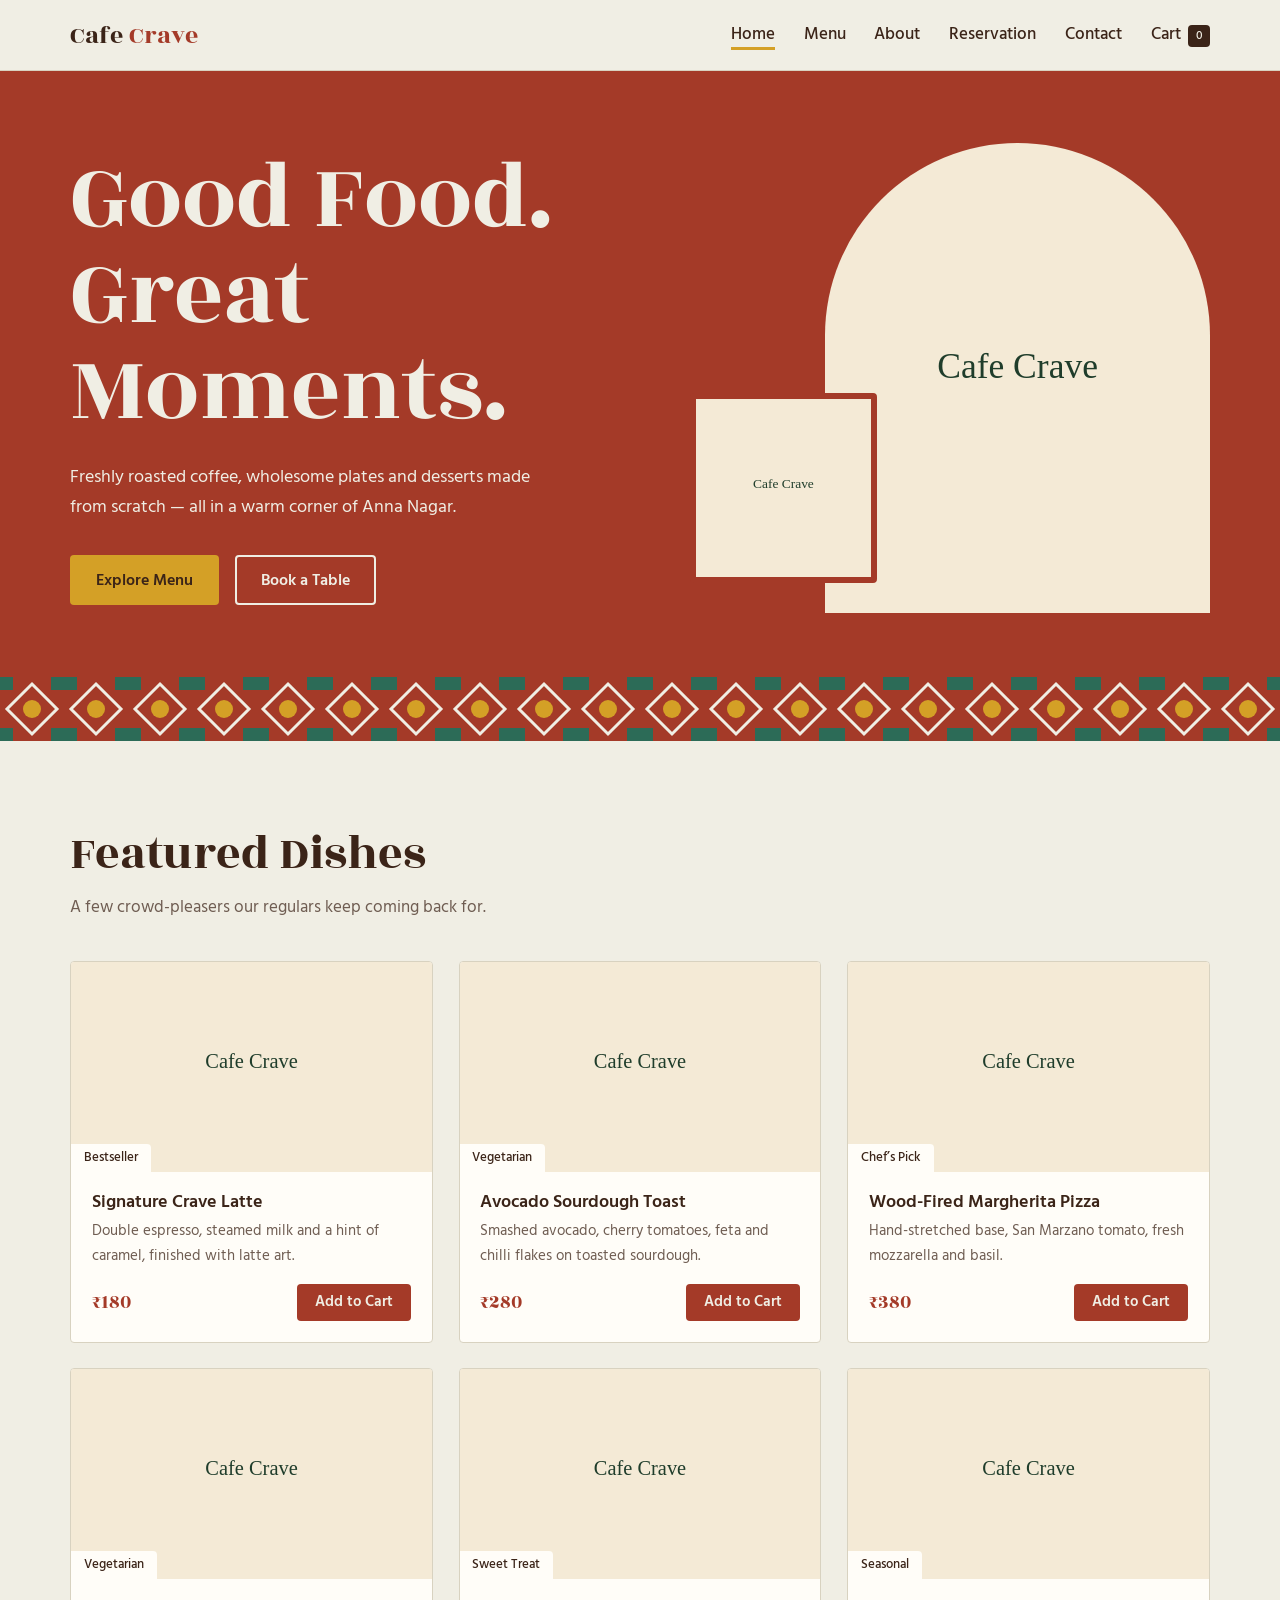
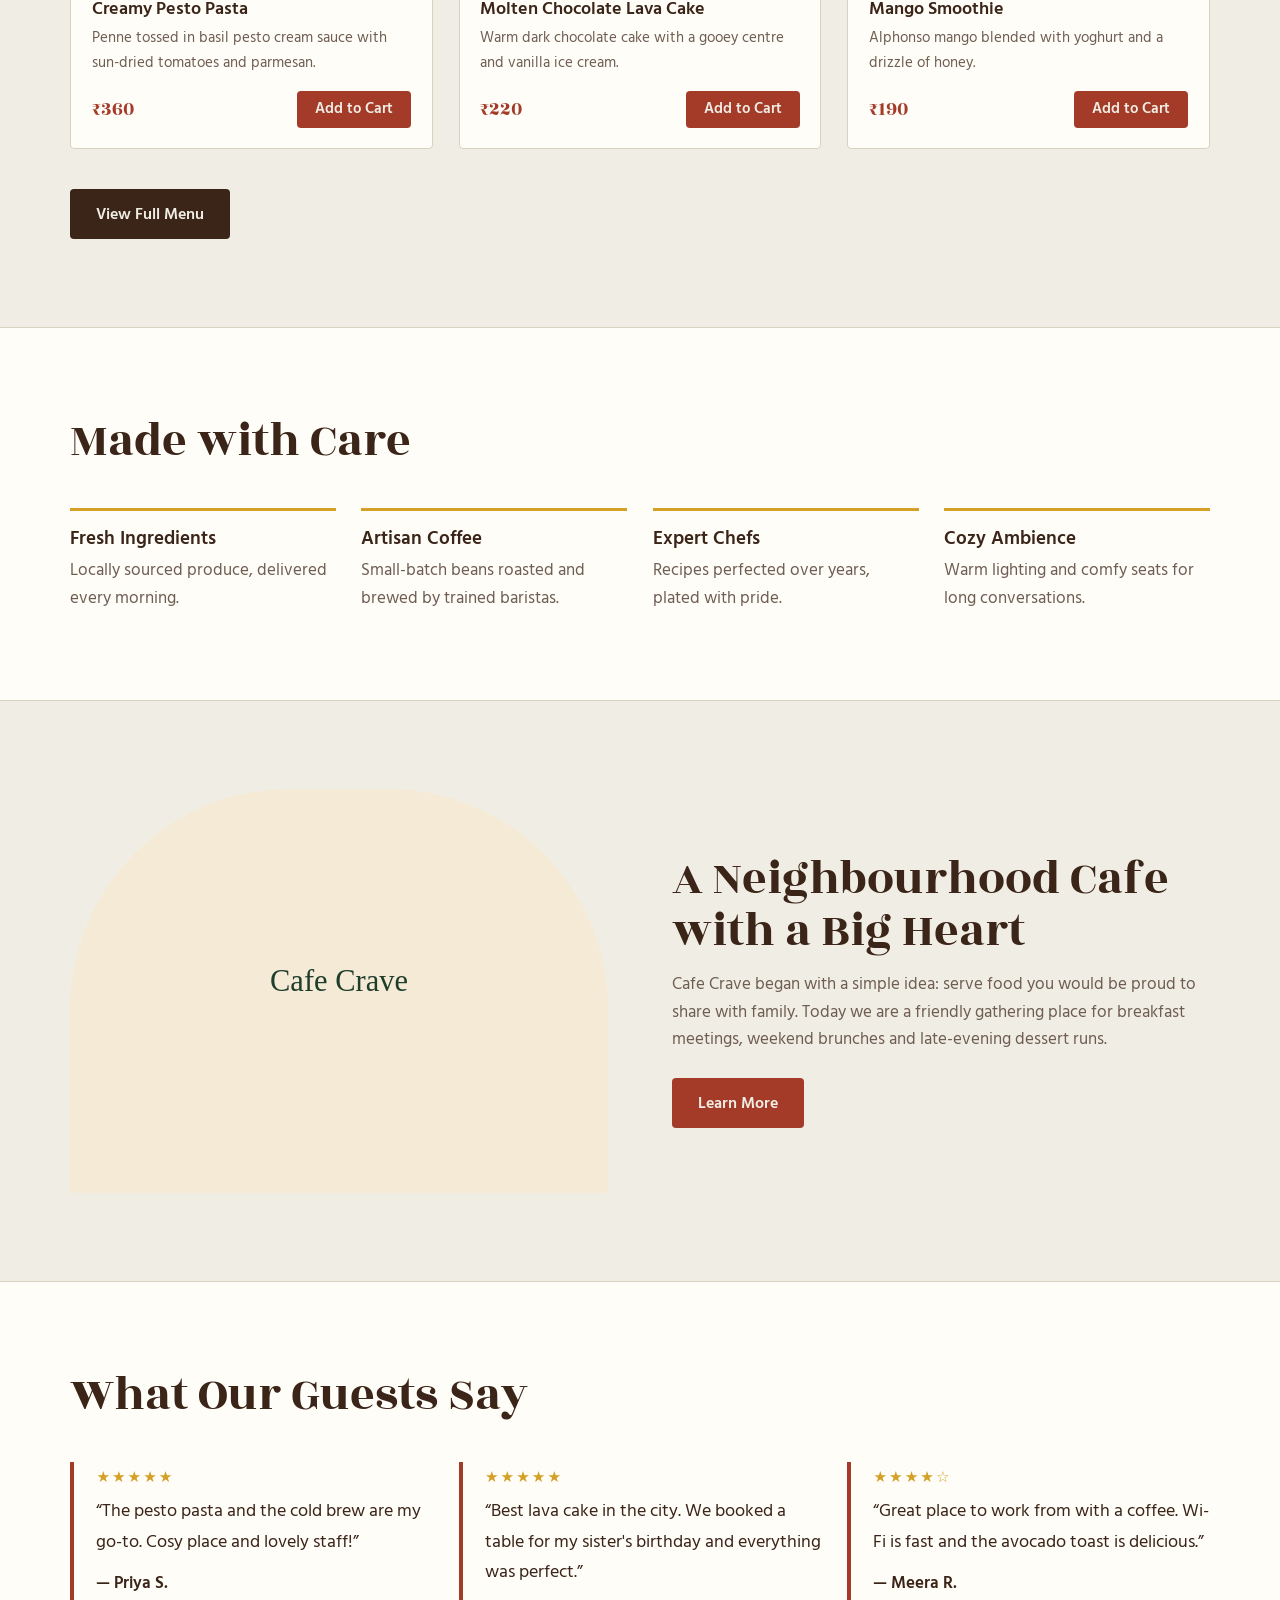
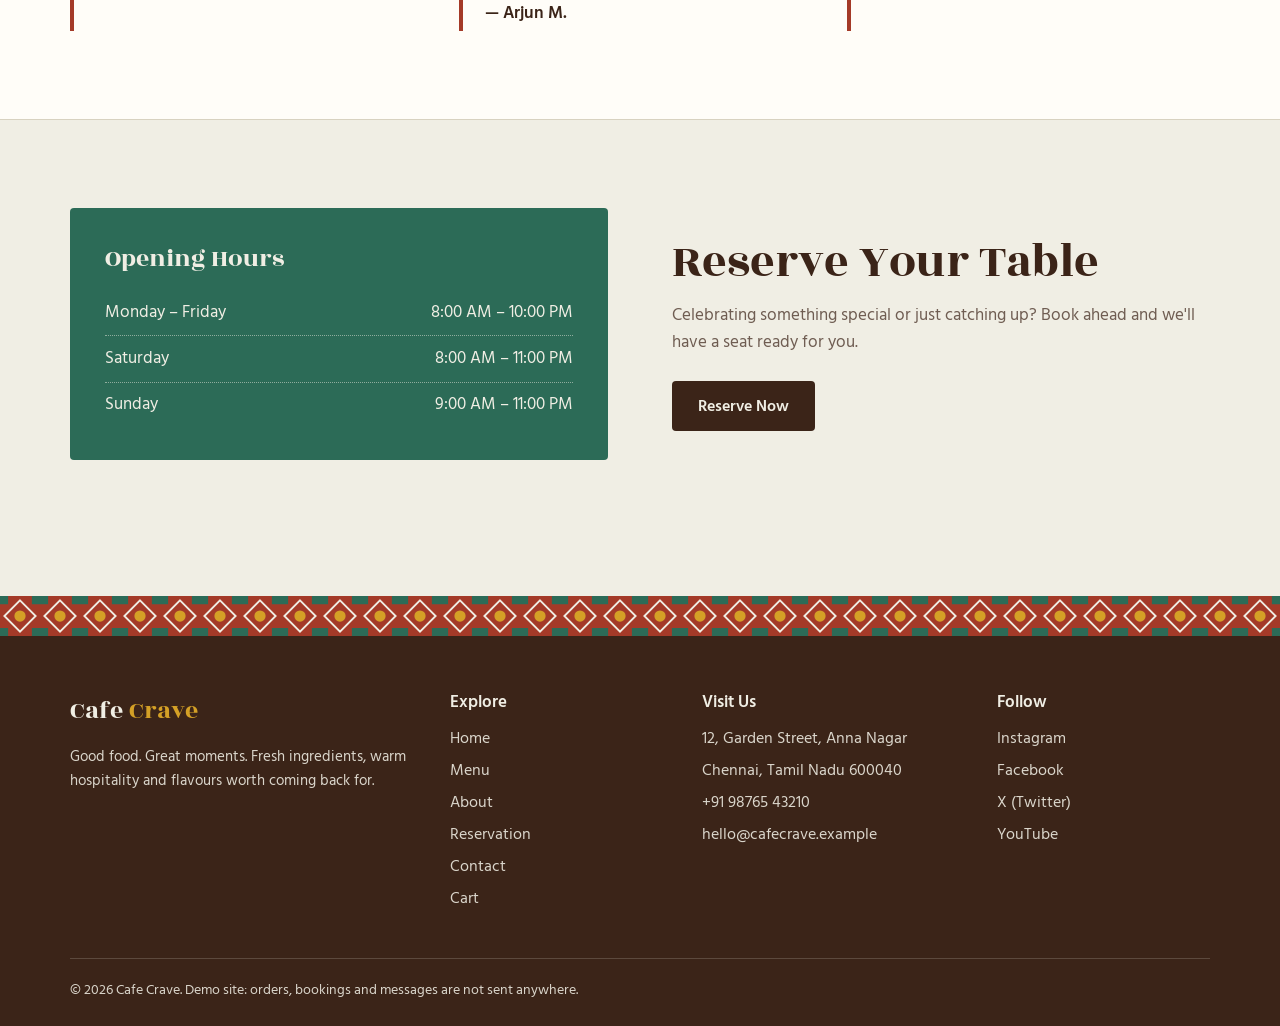
<file: cafe-crave/cafe-crave/index.html>
<!DOCTYPE html>
<html lang="en">
<head>
  <meta charset="UTF-8">
  <meta name="viewport" content="width=device-width, initial-scale=1.0">
  <title>Cafe Crave — Good Food. Great Moments.</title>
  <meta name="description" content="Cafe Crave in Anna Nagar, Chennai: fresh coffee, hearty mains and desserts worth the trip.">
  <link rel="preconnect" href="https://fonts.googleapis.com">
  <link rel="preconnect" href="https://fonts.gstatic.com" crossorigin>
  <link href="https://fonts.googleapis.com/css2?family=Hind+Madurai:wght@400;500;600&family=Rozha+One&display=swap" rel="stylesheet">
  <link rel="stylesheet" href="css/style.css">
</head>
<body>
  <header class="site-header" id="site-header"></header>

  <main>
    <section class="hero">
      <div class="container hero-grid">
        <div>
          <h1>Good Food.<span>Great Moments.</span></h1>
          <p>Freshly roasted coffee, wholesome plates and desserts made from scratch — all in a warm corner of Anna Nagar.</p>
          <div class="hero-actions">
            <a href="menu.html" class="btn btn-primary">Explore Menu</a>
            <a href="reservation.html" class="btn btn-outline">Book a Table</a>
          </div>
        </div>
        <div class="hero-images">
          <img class="hero-img main" src="https://images.unsplash.com/photo-1414235077428-338989a2e8c0?auto=format&fit=crop&w=900&q=80" alt="Plated dish served at Cafe Crave">
          <img class="hero-img small" src="https://images.unsplash.com/photo-1495474472287-4d71bcdd2085?auto=format&fit=crop&w=900&q=80" alt="Fresh cup of coffee">
        </div>
      </div>
    </section>

    <section class="section" aria-labelledby="featured-title">
      <div class="container">
        <div class="section-head reveal">
          <h2 id="featured-title">Featured Dishes</h2>
          <p>A few crowd-pleasers our regulars keep coming back for.</p>
        </div>
        <div class="grid grid-3" id="featured-grid"></div>
        <p style="margin-top:2.5rem"><a href="menu.html" class="btn btn-dark">View Full Menu</a></p>
      </div>
    </section>

    <section class="section section-alt" aria-labelledby="why-title">
      <div class="container">
        <div class="section-head reveal">
          <h2 id="why-title">Made with Care</h2>
        </div>
        <div class="grid grid-4">
          <div class="highlight reveal"><div class="icon" aria-hidden="true">🌿</div><h3>Fresh Ingredients</h3><p>Locally sourced produce, delivered every morning.</p></div>
          <div class="highlight reveal"><div class="icon" aria-hidden="true">☕</div><h3>Artisan Coffee</h3><p>Small-batch beans roasted and brewed by trained baristas.</p></div>
          <div class="highlight reveal"><div class="icon" aria-hidden="true">👨‍🍳</div><h3>Expert Chefs</h3><p>Recipes perfected over years, plated with pride.</p></div>
          <div class="highlight reveal"><div class="icon" aria-hidden="true">🛋️</div><h3>Cozy Ambience</h3><p>Warm lighting and comfy seats for long conversations.</p></div>
        </div>
      </div>
    </section>

    <section class="section" aria-labelledby="story-title">
      <div class="container split">
        <img class="reveal" src="https://images.unsplash.com/photo-1517248135467-4c7edcad34c4?auto=format&fit=crop&w=900&q=80" alt="Cozy interior of Cafe Crave">
        <div class="reveal">
          <h2 id="story-title">A Neighbourhood Cafe with a Big Heart</h2>
          <p style="color:var(--muted);margin-bottom:1.5rem">Cafe Crave began with a simple idea: serve food you would be proud to share with family. Today we are a friendly gathering place for breakfast meetings, weekend brunches and late-evening dessert runs.</p>
          <a href="about.html" class="btn btn-primary">Learn More</a>
        </div>
      </div>
    </section>

    <section class="section section-alt" aria-labelledby="reviews-title">
      <div class="container">
        <div class="section-head reveal">
          <h2 id="reviews-title">What Our Guests Say</h2>
        </div>
        <div class="grid grid-3">
          <figure class="testimonial reveal"><div class="stars" aria-label="5 out of 5 stars">★★★★★</div><p>“The pesto pasta and the cold brew are my go-to. Cosy place and lovely staff!”</p><strong>— Priya S.</strong></figure>
          <figure class="testimonial reveal"><div class="stars" aria-label="5 out of 5 stars">★★★★★</div><p>“Best lava cake in the city. We booked a table for my sister's birthday and everything was perfect.”</p><strong>— Arjun M.</strong></figure>
          <figure class="testimonial reveal"><div class="stars" aria-label="4 out of 5 stars">★★★★☆</div><p>“Great place to work from with a coffee. Wi-Fi is fast and the avocado toast is delicious.”</p><strong>— Meera R.</strong></figure>
        </div>
      </div>
    </section>

    <section class="section" aria-labelledby="visit-title">
      <div class="container split">
        <div class="hours-box reveal">
          <h3 id="visit-title">Opening Hours</h3>
          <ul>
            <li><span>Monday – Friday</span><span>8:00 AM – 10:00 PM</span></li>
            <li><span>Saturday</span><span>8:00 AM – 11:00 PM</span></li>
            <li><span>Sunday</span><span>9:00 AM – 11:00 PM</span></li>
          </ul>
        </div>
        <div class="reveal">
          <h2>Reserve Your Table</h2>
          <p style="color:var(--muted);margin-bottom:1.5rem">Celebrating something special or just catching up? Book ahead and we'll have a seat ready for you.</p>
          <a href="reservation.html" class="btn btn-dark">Reserve Now</a>
        </div>
      </div>
    </section>
  </main>

  <footer class="site-footer" id="site-footer"></footer>
  <script src="js/main.js"></script>
  <script src="js/menu.js"></script>
</body>
</html>
</file>
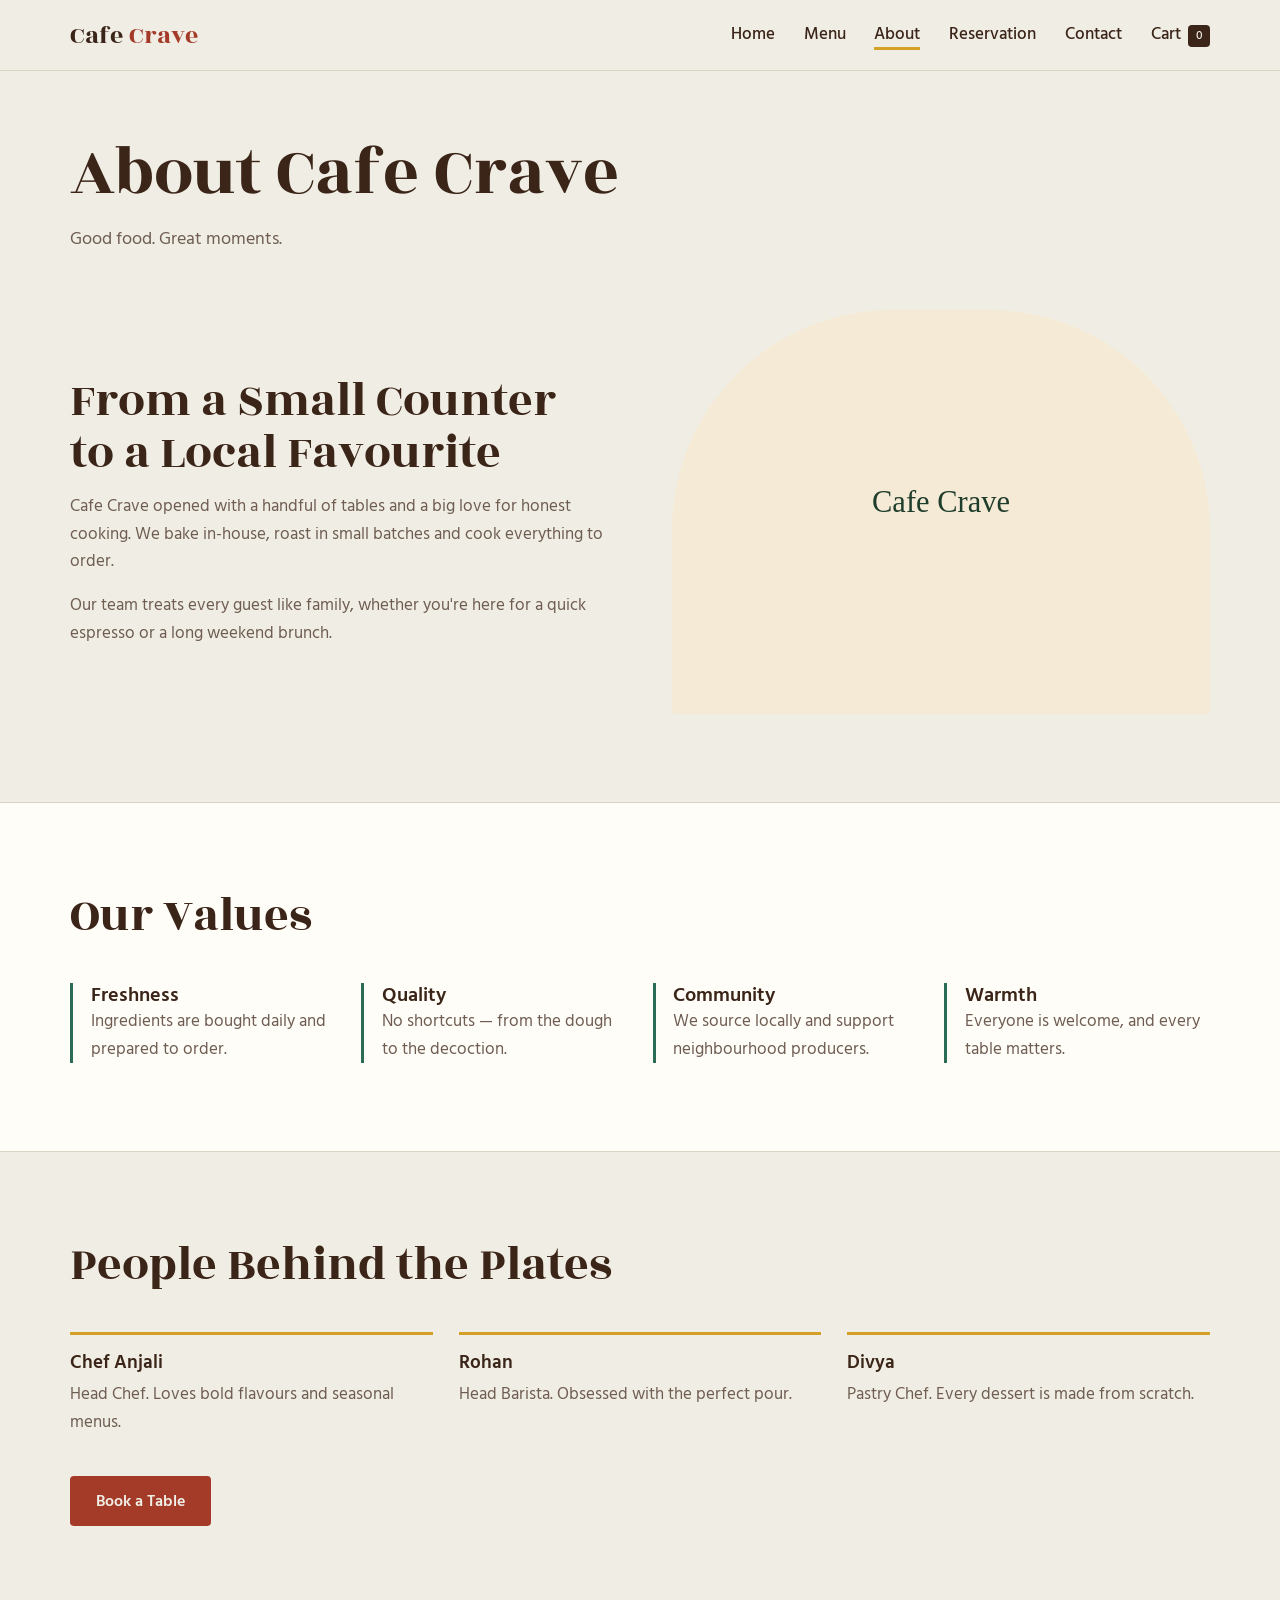
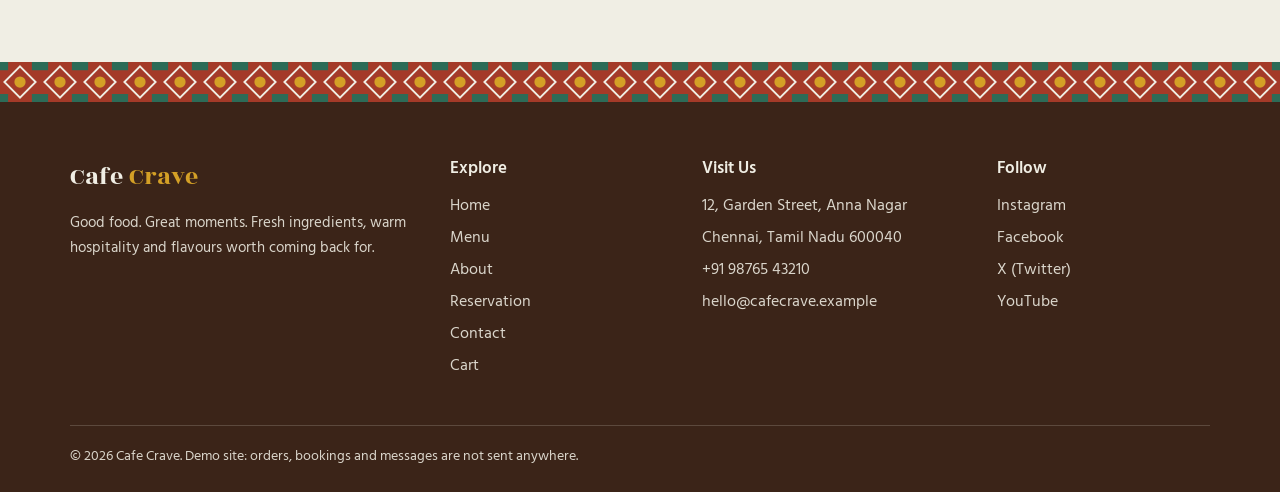
<file: cafe-crave/cafe-crave/about.html>
<!DOCTYPE html>
<html lang="en">
<head>
  <meta charset="UTF-8">
  <meta name="viewport" content="width=device-width, initial-scale=1.0">
  <title>About — Cafe Crave</title>
  <meta name="description" content="The story, values and people behind Cafe Crave.">
  <link rel="preconnect" href="https://fonts.googleapis.com">
  <link rel="preconnect" href="https://fonts.gstatic.com" crossorigin>
  <link href="https://fonts.googleapis.com/css2?family=Hind+Madurai:wght@400;500;600&family=Rozha+One&display=swap" rel="stylesheet">
  <link rel="stylesheet" href="css/style.css">
</head>
<body>
  <header class="site-header" id="site-header"></header>

  <main>
    <section class="page-hero">
      <div class="container"><h1>About Cafe Crave</h1><p>Good food. Great moments.</p></div>
    </section>

    <section class="section">
      <div class="container split">
        <div class="reveal">
          <h2>From a Small Counter to a Local Favourite</h2>
          <p style="color:var(--muted);margin-bottom:1rem">Cafe Crave opened with a handful of tables and a big love for honest cooking. We bake in-house, roast in small batches and cook everything to order.</p>
          <p style="color:var(--muted)">Our team treats every guest like family, whether you're here for a quick espresso or a long weekend brunch.</p>
        </div>
        <img class="reveal" src="https://images.unsplash.com/photo-1555396273-367ea4eb4db5?auto=format&fit=crop&w=900&q=80" alt="Dining area at Cafe Crave">
      </div>
    </section>

    <section class="section section-alt" aria-labelledby="values-title">
      <div class="container">
        <div class="section-head reveal"><h2 id="values-title">Our Values</h2></div>
        <div class="grid grid-4">
          <div class="value reveal"><h3>Freshness</h3><p>Ingredients are bought daily and prepared to order.</p></div>
          <div class="value reveal"><h3>Quality</h3><p>No shortcuts — from the dough to the decoction.</p></div>
          <div class="value reveal"><h3>Community</h3><p>We source locally and support neighbourhood producers.</p></div>
          <div class="value reveal"><h3>Warmth</h3><p>Everyone is welcome, and every table matters.</p></div>
        </div>
      </div>
    </section>

    <section class="section" aria-labelledby="team-title">
      <div class="container">
        <div class="section-head reveal"><h2 id="team-title">People Behind the Plates</h2></div>
        <div class="grid grid-3">
          <div class="highlight reveal"><div class="icon" aria-hidden="true">👩‍🍳</div><h3>Chef Anjali</h3><p>Head Chef. Loves bold flavours and seasonal menus.</p></div>
          <div class="highlight reveal"><div class="icon" aria-hidden="true">☕</div><h3>Rohan</h3><p>Head Barista. Obsessed with the perfect pour.</p></div>
          <div class="highlight reveal"><div class="icon" aria-hidden="true">🍰</div><h3>Divya</h3><p>Pastry Chef. Every dessert is made from scratch.</p></div>
        </div>
        <p style="margin-top:2.5rem"><a href="reservation.html" class="btn btn-primary">Book a Table</a></p>
      </div>
    </section>
  </main>

  <footer class="site-footer" id="site-footer"></footer>
  <script src="js/main.js"></script>
</body>
</html>
</file>
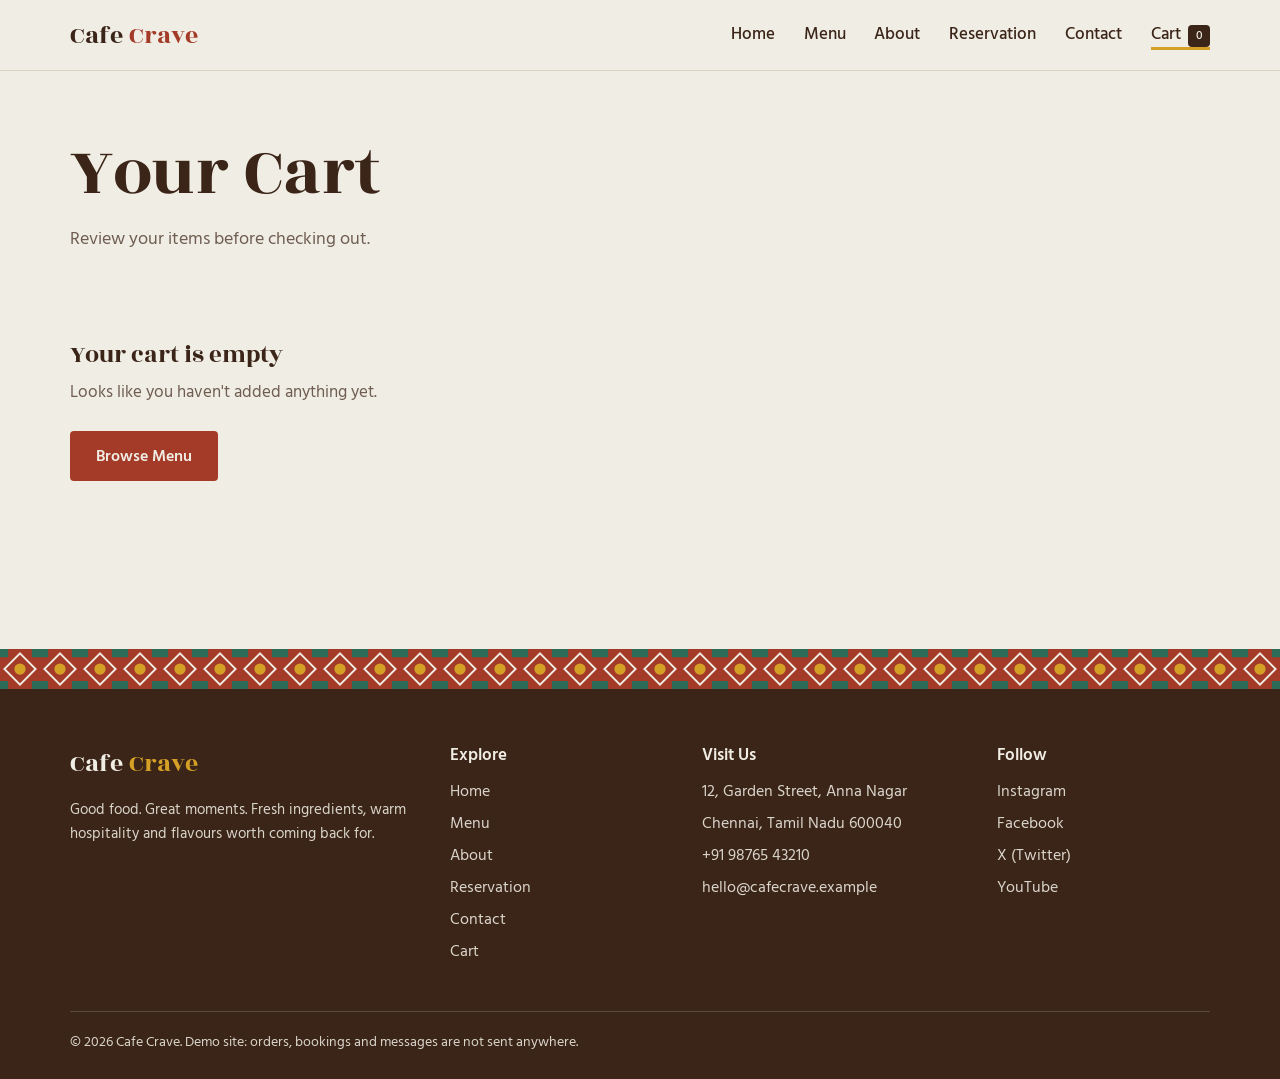
<file: cafe-crave/cafe-crave/cart.html>
<!DOCTYPE html>
<html lang="en">
<head>
  <meta charset="UTF-8">
  <meta name="viewport" content="width=device-width, initial-scale=1.0">
  <title>Cart — Cafe Crave</title>
  <meta name="description" content="Review the items in your Cafe Crave cart.">
  <link rel="preconnect" href="https://fonts.googleapis.com">
  <link rel="preconnect" href="https://fonts.gstatic.com" crossorigin>
  <link href="https://fonts.googleapis.com/css2?family=Hind+Madurai:wght@400;500;600&family=Rozha+One&display=swap" rel="stylesheet">
  <link rel="stylesheet" href="css/style.css">
</head>
<body>
  <header class="site-header" id="site-header"></header>

  <main>
    <section class="page-hero">
      <div class="container"><h1>Your Cart</h1><p>Review your items before checking out.</p></div>
    </section>

    <section class="section">
      <div class="container">
        <div class="empty-cart" id="cart-empty" hidden>
          <div class="icon" aria-hidden="true">🛒</div>
          <h2>Your cart is empty</h2>
          <p style="color:var(--muted);margin:.6rem 0 1.5rem">Looks like you haven't added anything yet.</p>
          <a href="menu.html" class="btn btn-primary">Browse Menu</a>
        </div>

        <div class="cart-layout">
          <ul id="cart-items" aria-live="polite"></ul>

          <aside class="summary" id="cart-summary" hidden aria-label="Order summary">
            <h3>Order Summary</h3>
            <div class="row"><span>Subtotal</span><span id="subtotal">₹0</span></div>
            <div class="row"><span>GST (5%)</span><span id="gst">₹0</span></div>
            <div class="row total"><span>Total</span><span id="total">₹0</span></div>
            <button type="button" class="btn btn-primary btn-block" id="checkout-btn" style="margin-top:1.2rem">Checkout (Demo)</button>
            <button type="button" class="btn btn-outline btn-block" id="clear-cart" style="margin-top:.7rem">Clear Cart</button>
            <p class="demo-note">This is a demo. No real order is placed and no payment is taken.</p>
          </aside>
        </div>
      </div>
    </section>
  </main>

  <div class="modal" id="checkout-modal" role="dialog" aria-modal="true" aria-labelledby="modal-title" hidden>
    <div class="modal-box">
      <h3 id="modal-title">Review Your Order</h3>
      <div id="order-summary" style="margin-top:1rem"></div>
      <div class="modal-actions">
        <button type="button" class="btn btn-primary" id="confirm-demo">Confirm Demo Order</button>
        <button type="button" class="btn btn-dark" id="close-modal">Close</button>
      </div>
    </div>
  </div>

  <footer class="site-footer" id="site-footer"></footer>
  <script src="js/main.js"></script>
</body>
</html>
</file>
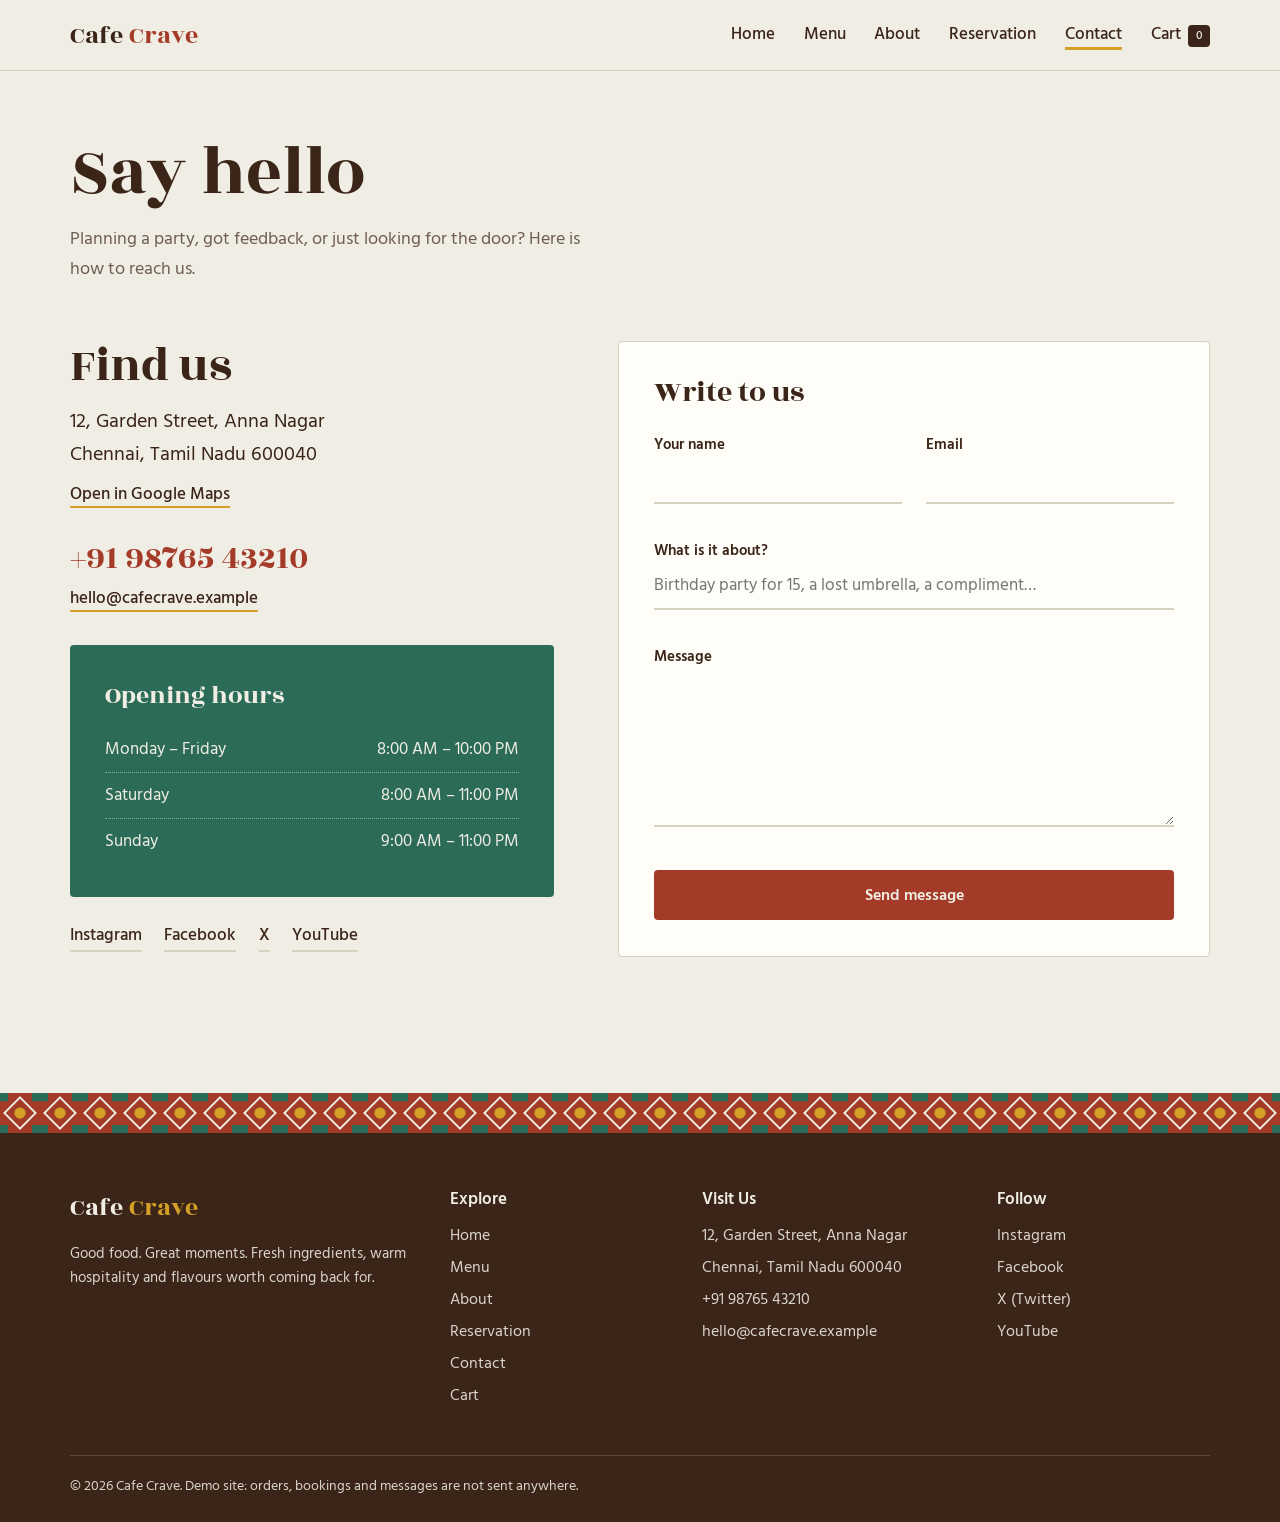
<file: cafe-crave/cafe-crave/contact.html>
<!DOCTYPE html>
<html lang="en">
<head>
  <meta charset="UTF-8">
  <meta name="viewport" content="width=device-width, initial-scale=1.0">
  <title>Contact — Cafe Crave</title>
  <meta name="description" content="Find, call or write to Cafe Crave in Anna Nagar, Chennai.">
  <link rel="preconnect" href="https://fonts.googleapis.com">
  <link rel="preconnect" href="https://fonts.gstatic.com" crossorigin>
  <link href="https://fonts.googleapis.com/css2?family=Hind+Madurai:wght@400;500;600&family=Rozha+One&display=swap" rel="stylesheet">
  <link rel="stylesheet" href="css/style.css">
</head>
<body>
  <header class="site-header" id="site-header"></header>
  <main>
    <section class="page-hero">
      <div class="container"><h1>Say hello</h1><p>Planning a party, got feedback, or just looking for the door? Here is how to reach us.</p></div>
    </section>
    <section class="section">
      <div class="container split wide top" style="grid-template-columns:.9fr 1.1fr">
        <div class="contact-info">
          <h2>Find us</h2>
          <address>12, Garden Street, Anna Nagar<br>Chennai, Tamil Nadu 600040</address>
          <a class="link" href="https://www.google.com/maps/search/?api=1&amp;query=12+Garden+Street+Anna+Nagar+Chennai+600040" target="_blank" rel="noopener noreferrer">Open in Google Maps</a>
          <a class="big-phone" href="tel:+919876543210">+91 98765 43210</a>
          <a class="link" href="mailto:hello@cafecrave.example">hello@cafecrave.example</a>
          <div class="hours-box"><h3>Opening hours</h3>
          <ul>
            <li><span>Monday – Friday</span><span>8:00 AM – 10:00 PM</span></li>
            <li><span>Saturday</span><span>8:00 AM – 11:00 PM</span></li>
            <li><span>Sunday</span><span>9:00 AM – 11:00 PM</span></li>
          </ul></div>
          <div class="socials">
            <a href="https://www.instagram.com/" target="_blank" rel="noopener noreferrer">Instagram</a>
            <a href="https://www.facebook.com/" target="_blank" rel="noopener noreferrer">Facebook</a>
            <a href="https://x.com/" target="_blank" rel="noopener noreferrer">X</a>
            <a href="https://www.youtube.com/" target="_blank" rel="noopener noreferrer">YouTube</a>
          </div>
        </div>
        <div class="form-card">
          <h2>Write to us</h2>
          <p class="success-msg" role="status" hidden></p>
          <form data-validate="contact" novalidate aria-label="Contact form">
            <div class="form-row">
              <div class="form-group"><label for="c-name">Your name</label><input id="c-name" name="name" type="text" autocomplete="name" required><span class="error-msg"></span></div>
              <div class="form-group"><label for="c-email">Email</label><input id="c-email" name="email" type="email" autocomplete="email" required><span class="error-msg"></span></div>
            </div>
            <div class="form-group"><label for="c-subject">What is it about?</label><input id="c-subject" name="subject" type="text" placeholder="Birthday party for 15, a lost umbrella, a compliment…" required><span class="error-msg"></span></div>
            <div class="form-group"><label for="c-message">Message</label><textarea id="c-message" name="message" rows="5" required></textarea><span class="error-msg"></span></div>
            <button type="submit" class="btn btn-primary btn-block">Send message</button>
          </form>
        </div>
      </div>
    </section>
  </main>
  <footer class="site-footer" id="site-footer"></footer>
  <script src="js/main.js"></script>
  <script src="js/reservation.js"></script>
</body>
</html>
</file>
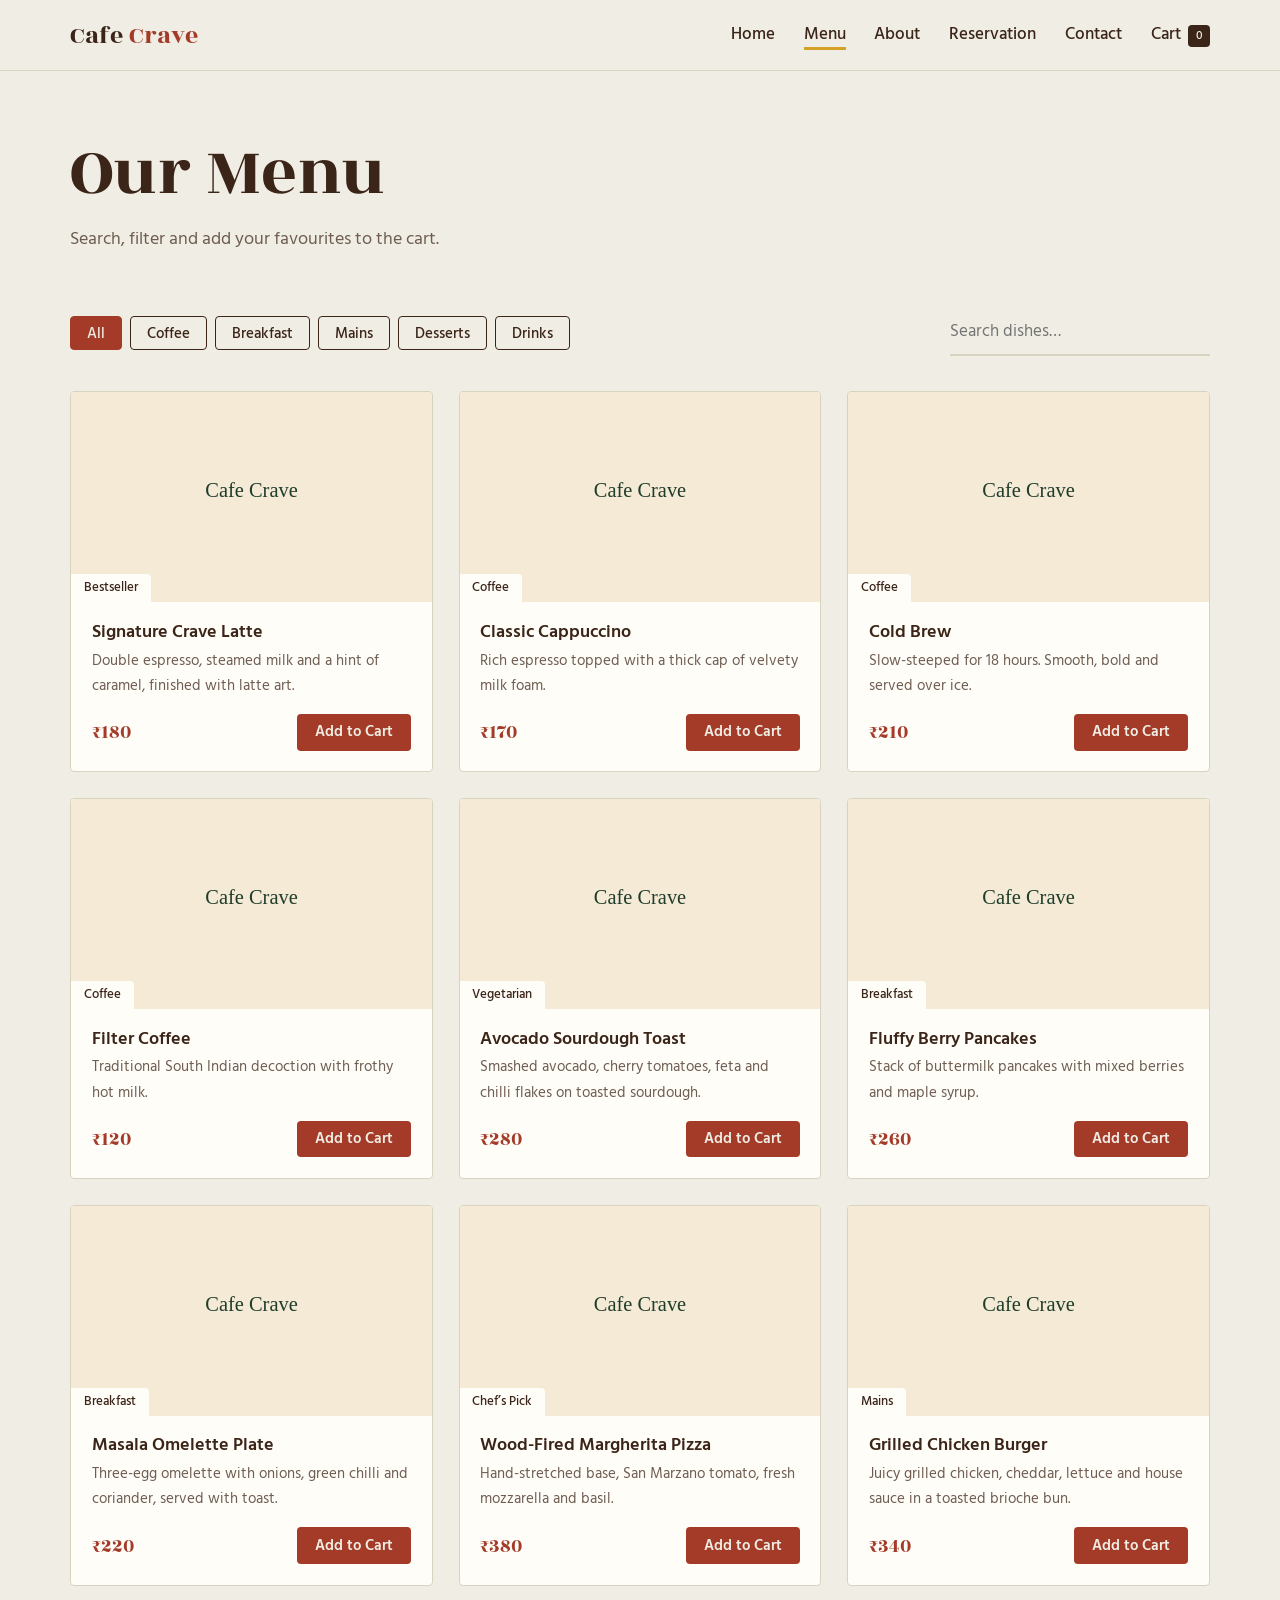
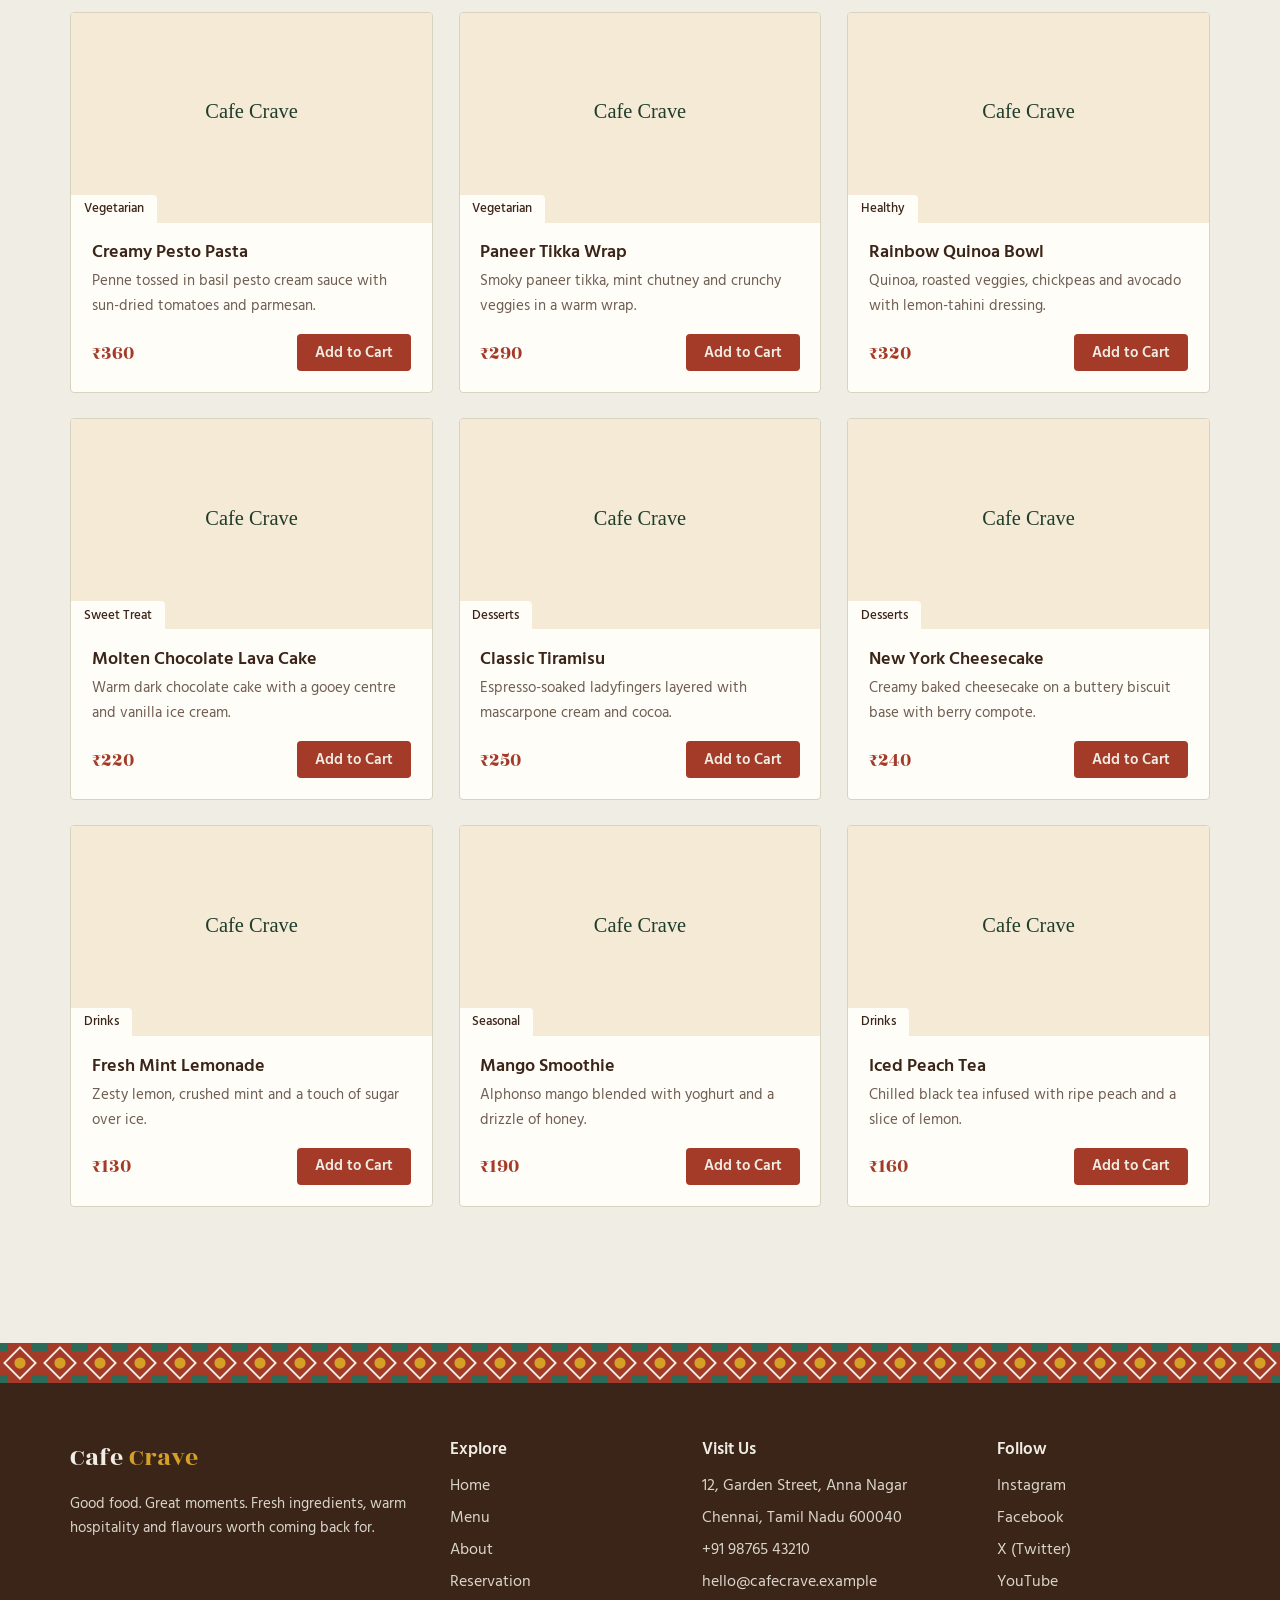
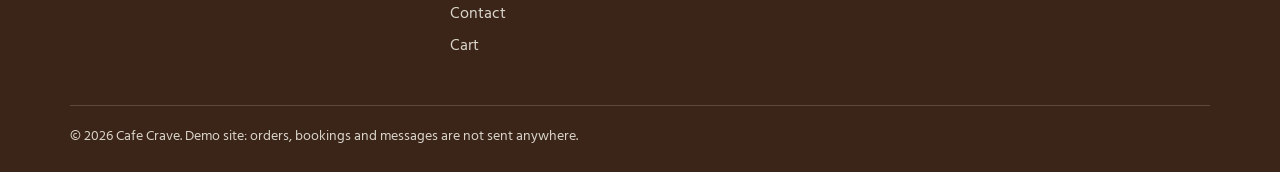
<file: cafe-crave/cafe-crave/menu.html>
<!DOCTYPE html>
<html lang="en">
<head>
  <meta charset="UTF-8">
  <meta name="viewport" content="width=device-width, initial-scale=1.0">
  <title>Menu — Cafe Crave</title>
  <meta name="description" content="Browse the Cafe Crave menu: coffee, breakfast, mains, desserts and drinks.">
  <link rel="preconnect" href="https://fonts.googleapis.com">
  <link rel="preconnect" href="https://fonts.gstatic.com" crossorigin>
  <link href="https://fonts.googleapis.com/css2?family=Hind+Madurai:wght@400;500;600&family=Rozha+One&display=swap" rel="stylesheet">
  <link rel="stylesheet" href="css/style.css">
</head>
<body>
  <header class="site-header" id="site-header"></header>

  <main>
    <section class="page-hero">
      <div class="container"><h1>Our Menu</h1><p>Search, filter and add your favourites to the cart.</p></div>
    </section>
    <section class="section">
      <div class="container">
        <div class="toolbar">
          <div class="filters" id="menu-filters" role="group" aria-label="Filter by category"></div>
          <input type="search" class="search" id="menu-search" placeholder="Search dishes…" aria-label="Search dishes">
        </div>
        <div class="grid grid-3" id="menu-grid" aria-live="polite"></div>
        <p class="no-results" id="no-results" hidden>No dishes match your search. Try a different keyword or category.</p>
      </div>
    </section>
  </main>

  <footer class="site-footer" id="site-footer"></footer>
  <script src="js/main.js"></script>
  <script src="js/menu.js"></script>
</body>
</html>
</file>
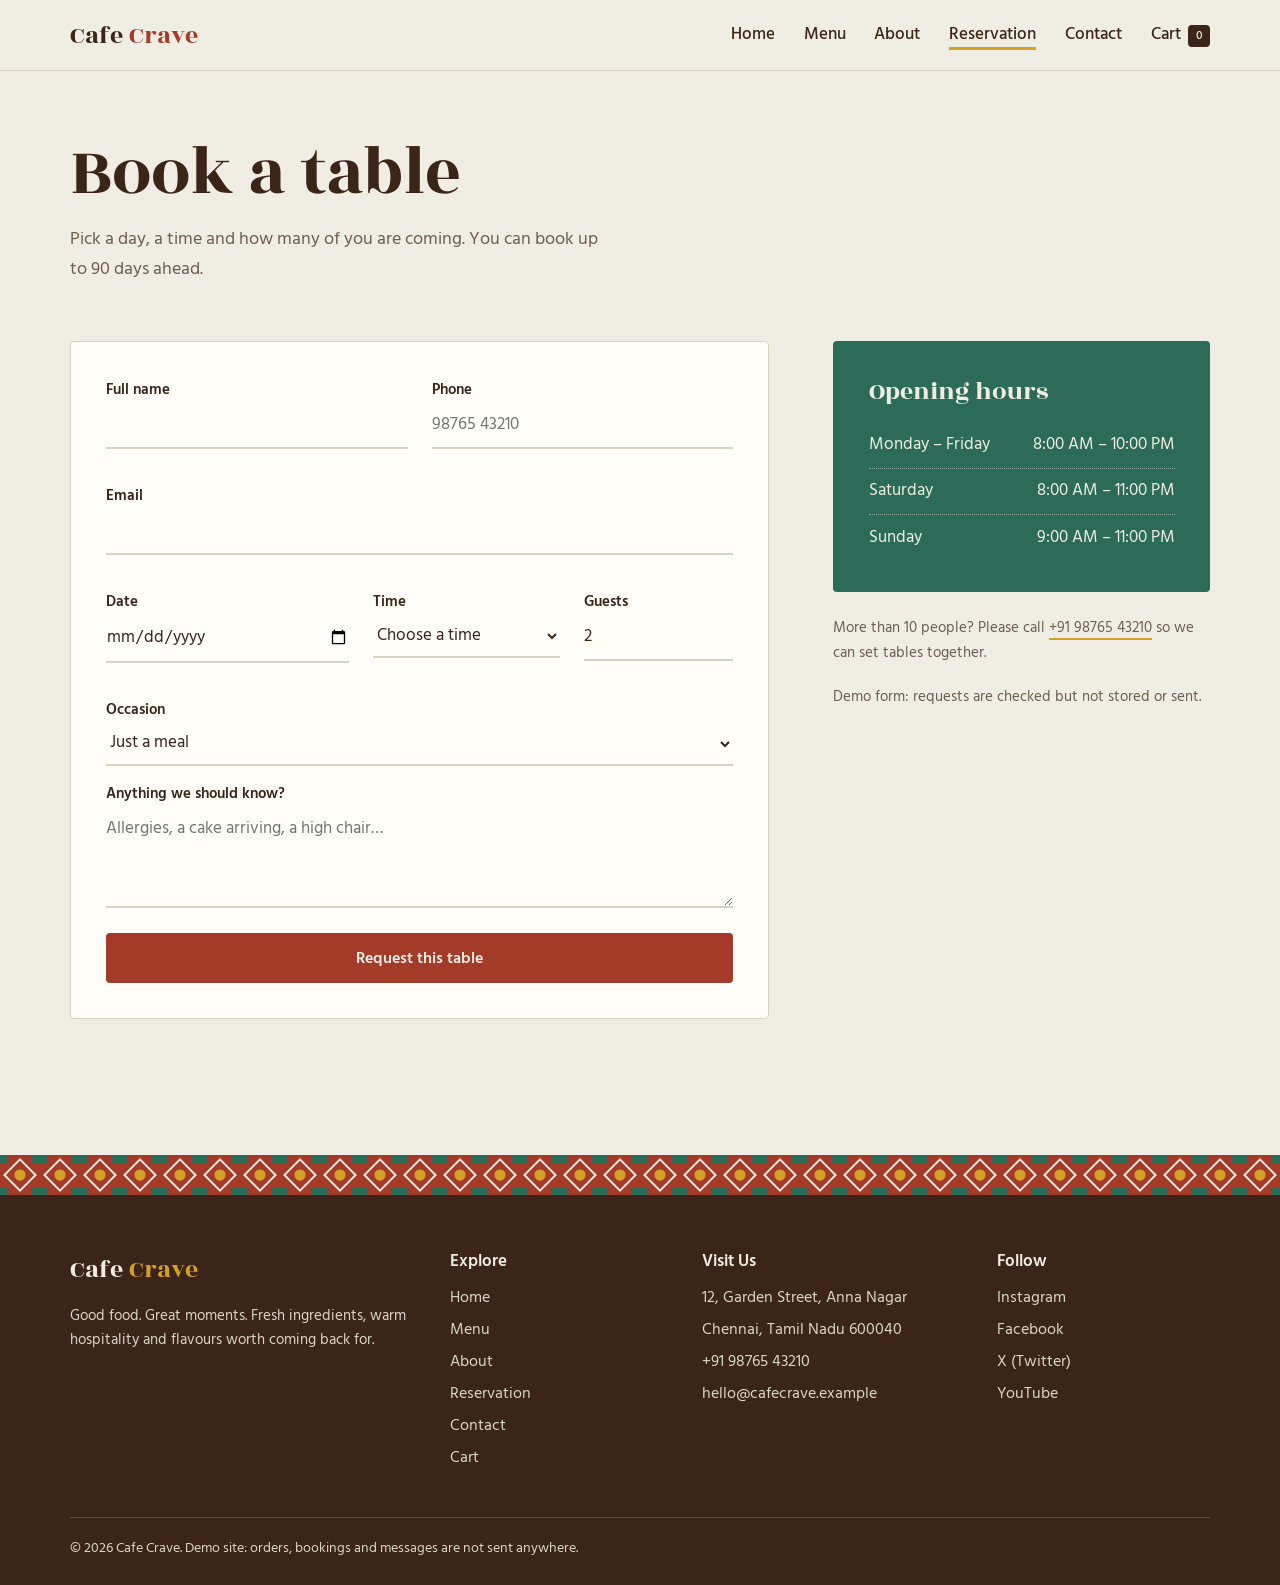
<file: cafe-crave/cafe-crave/reservation.html>
<!DOCTYPE html>
<html lang="en">
<head>
  <meta charset="UTF-8">
  <meta name="viewport" content="width=device-width, initial-scale=1.0">
  <title>Book a table — Cafe Crave</title>
  <meta name="description" content="Reserve a table at Cafe Crave in Anna Nagar, Chennai.">
  <link rel="preconnect" href="https://fonts.googleapis.com">
  <link rel="preconnect" href="https://fonts.gstatic.com" crossorigin>
  <link href="https://fonts.googleapis.com/css2?family=Hind+Madurai:wght@400;500;600&family=Rozha+One&display=swap" rel="stylesheet">
  <link rel="stylesheet" href="css/style.css">
</head>
<body>
  <header class="site-header" id="site-header"></header>
  <main>
    <section class="page-hero">
      <div class="container"><h1>Book a table</h1><p>Pick a day, a time and how many of you are coming. You can book up to 90 days ahead.</p></div>
    </section>
    <section class="section">
      <div class="container split wide top">
        <div class="form-card">
          <p class="success-msg" role="status" hidden></p>
          <form data-validate="reservation" novalidate aria-label="Table reservation form">
            <div class="form-row">
              <div class="form-group"><label for="r-name">Full name</label><input id="r-name" name="name" type="text" autocomplete="name" required><span class="error-msg"></span></div>
              <div class="form-group"><label for="r-phone">Phone</label><input id="r-phone" name="phone" type="tel" autocomplete="tel" placeholder="98765 43210" required><span class="error-msg"></span></div>
            </div>
            <div class="form-group"><label for="r-email">Email</label><input id="r-email" name="email" type="email" autocomplete="email" required><span class="error-msg"></span></div>
            <div class="form-row three">
              <div class="form-group"><label for="r-date">Date</label><input id="r-date" name="date" type="date" required><span class="error-msg"></span></div>
              <div class="form-group"><label for="r-time">Time</label><select id="r-time" name="time" required><option value="">Choose a time</option></select><span class="error-msg"></span></div>
              <div class="form-group"><label for="r-guests">Guests</label><input id="r-guests" name="guests" type="number" min="1" max="20" value="2" required><span class="error-msg"></span></div>
            </div>
            <div class="form-group"><label for="r-occasion">Occasion</label><select id="r-occasion" name="occasion"><option>Just a meal</option><option>Birthday</option><option>Anniversary</option><option>Work meeting</option><option>Something else</option></select></div>
            <div class="form-group"><label for="r-notes">Anything we should know?</label><textarea id="r-notes" name="notes" rows="3" placeholder="Allergies, a cake arriving, a high chair…"></textarea></div>
            <button type="submit" class="btn btn-primary btn-block">Request this table</button>
          </form>
        </div>
        <aside aria-label="Opening hours and group bookings">
          <div class="hours-box"><h3>Opening hours</h3>
          <ul>
            <li><span>Monday – Friday</span><span>8:00 AM – 10:00 PM</span></li>
            <li><span>Saturday</span><span>8:00 AM – 11:00 PM</span></li>
            <li><span>Sunday</span><span>9:00 AM – 11:00 PM</span></li>
          </ul></div>
          <p class="aside-note">More than 10 people? Please call <a class="link" href="tel:+919876543210" style="border-bottom:2px solid var(--brass)">+91 98765 43210</a> so we can set tables together.</p>
          <p class="aside-note">Demo form: requests are checked but not stored or sent.</p>
        </aside>
      </div>
    </section>
  </main>
  <footer class="site-footer" id="site-footer"></footer>
  <script src="js/main.js"></script>
  <script src="js/reservation.js"></script>
</body>
</html>
</file>
<file: cafe-crave/cafe-crave/css/style.css>
/* ===== Cafe Crave — Stylesheet ===== */
:root{
  --lime:#f0eee4;--paper:#fffdf8;--ink:#3b2418;--muted:#6f5d52;--line:#d8d2c0;
  --oxide:#a43a28;--oxide-2:#872c1d;--brass:#d4a026;--tile:#2c6b57;
  --display:'Rozha One',Georgia,serif;--body:'Hind Madurai',system-ui,sans-serif;
  --tiles:url("data:image/svg+xml,%3Csvg xmlns='http://www.w3.org/2000/svg' width='64' height='64'%3E%3Crect width='64' height='64' fill='%23a43a28'/%3E%3Cpath d='M32 7 57 32 32 57 7 32Z' fill='none' stroke='%23f0eee4' stroke-width='3'/%3E%3Ccircle cx='32' cy='32' r='9' fill='%23d4a026'/%3E%3Cpath d='M0 0h13v13H0zM51 0h13v13H51zM0 51h13v13H0zM51 51h13v13H51z' fill='%232c6b57'/%3E%3C/svg%3E");
}
*{box-sizing:border-box;margin:0;padding:0}
html{scroll-behavior:smooth}
body{font-family:var(--body);font-size:1.05rem;color:var(--ink);background:var(--lime);line-height:1.65;overflow-x:hidden}
img{max-width:100%;display:block}
a{color:inherit;text-decoration:none}
ul{list-style:none}
h1,h2{font-family:var(--display);font-weight:400;line-height:1.08;color:var(--ink)}
h3,h4{font-family:var(--body);font-weight:600;line-height:1.3;color:var(--ink)}
:focus-visible{outline:3px solid var(--brass);outline-offset:3px}
[hidden]{display:none!important}

.container{width:min(1140px,92%);margin-inline:auto}
.section{padding:5.5rem 0}
.section-alt{background:var(--paper);border-block:1px solid var(--line)}
.section-head{max-width:36rem;margin:0 0 2.5rem}
.section-head h2,.split h2{font-size:clamp(2rem,4.5vw,3rem);margin-bottom:.8rem}
.section-head p{color:var(--muted)}
.center{text-align:center}
.grid{display:grid;gap:1.6rem}
.grid-3{grid-template-columns:repeat(auto-fill,minmax(270px,1fr))}
.grid-4{grid-template-columns:repeat(auto-fit,minmax(220px,1fr))}
.split{display:grid;grid-template-columns:1fr 1fr;gap:4rem;align-items:center}
.split.top{align-items:start}
.split.wide{grid-template-columns:1.3fr .7fr}
.split>img{width:100%;height:100%;max-height:460px;object-fit:cover;border-radius:220px 220px 4px 4px}

.btn{display:inline-flex;align-items:center;justify-content:center;padding:.75rem 1.5rem;border-radius:4px;border:2px solid transparent;font:600 1rem var(--body);cursor:pointer;transition:background .2s,color .2s}
.btn-primary{background:var(--oxide);color:var(--lime)}
.btn-primary:hover{background:var(--oxide-2)}
.btn-outline{border-color:var(--lime);color:var(--lime)}
.btn-outline:hover{background:var(--lime);color:var(--oxide)}
.btn-dark{background:var(--ink);color:var(--lime)}
.btn-dark:hover{background:#563524}
.btn-sm{padding:.4rem 1rem;font-size:.92rem}
.btn-block{width:100%}

.site-header{position:sticky;top:0;z-index:100;background:var(--lime);border-bottom:1px solid var(--line)}
.nav{display:flex;align-items:center;justify-content:space-between;height:70px}
.brand{font:1.65rem var(--display);color:var(--ink)}
.brand em{font-style:normal;color:var(--oxide)}
.brand-mark{display:none}
.nav-links{display:flex;align-items:center;gap:1.8rem}
.nav-links a{font-weight:500;padding:.25rem 0}
.nav-links a:hover{color:var(--oxide)}
.nav-links a.active{box-shadow:inset 0 -3px 0 var(--brass)}
.cart-count{background:var(--ink);color:var(--lime);font-size:.75rem;min-width:22px;height:22px;border-radius:4px;display:inline-grid;place-items:center;padding:0 .3rem;margin-left:.2rem}
.nav-toggle{display:none;background:none;border:0;width:44px;height:44px;cursor:pointer;flex-direction:column;justify-content:center;align-items:center;gap:5px}
.nav-toggle span{width:26px;height:3px;background:var(--ink);transition:.25s}
.nav-toggle[aria-expanded="true"] span:nth-child(1){transform:translateY(8px) rotate(45deg)}
.nav-toggle[aria-expanded="true"] span:nth-child(2){opacity:0}
.nav-toggle[aria-expanded="true"] span:nth-child(3){transform:translateY(-8px) rotate(-45deg)}

.hero{background:var(--oxide);color:var(--lime);padding:4.5rem 0 8rem;position:relative}
.hero::after{content:"";position:absolute;inset:auto 0 0 0;height:64px;background:var(--tiles) repeat-x}
.hero-grid{display:grid;grid-template-columns:1.1fr 1fr;gap:3rem;align-items:center}
.hero h1{color:var(--lime);font-size:clamp(3.1rem,7.5vw,6rem);line-height:1;margin-bottom:1.4rem}
.hero h1 span{display:block}
.hero p{max-width:30rem;font-size:1.15rem;margin-bottom:2rem}
.hero-actions{display:flex;flex-wrap:wrap;gap:1rem}
.hero .btn-primary{background:var(--brass);color:var(--ink)}
.hero .btn-primary:hover{background:#e6b53a}
.hero-images{position:relative;min-height:470px}
.hero-img{position:absolute;object-fit:cover}
.hero-img.main{right:0;top:0;width:74%;height:470px;border-radius:999px 999px 0 0}
.hero-img.small{left:0;bottom:30px;width:36%;height:190px;border:6px solid var(--oxide);border-radius:4px}
.hero-badge{display:none}

.page-hero{padding:4rem 0 1rem}
.page-hero h1{font-size:clamp(2.6rem,6vw,4.4rem)}
.page-hero p{color:var(--muted);margin-top:.8rem;max-width:34rem;font-size:1.15rem}
.page-hero+.section{padding-top:2.5rem}

.dish-card{background:var(--paper);border:1px solid var(--line);border-radius:4px;overflow:hidden;display:flex;flex-direction:column;transition:border-color .2s}
.dish-card:hover{border-color:var(--oxide)}
.dish-img{height:210px;overflow:hidden;position:relative}
.dish-img img{width:100%;height:100%;object-fit:cover}
.tag{position:absolute;left:0;bottom:0;background:var(--paper);color:var(--ink);font-size:.82rem;font-weight:500;padding:.2rem .8rem;border-top-right-radius:4px}
.dish-body{padding:1.1rem 1.3rem 1.3rem;display:flex;flex-direction:column;flex:1}
.dish-body h3{font-size:1.15rem;margin-bottom:.25rem}
.dish-body p{color:var(--muted);font-size:.95rem;flex:1}
.dish-foot{display:flex;justify-content:space-between;align-items:center;margin-top:1rem}
.price{font:1.25rem var(--display);color:var(--oxide)}

.highlight{border-top:3px solid var(--brass);padding-top:1rem}
.highlight .icon{display:none}
.highlight h3{font-size:1.2rem;margin-bottom:.3rem}
.highlight p{color:var(--muted)}
.testimonial{border-left:4px solid var(--oxide);padding:.2rem 0 .2rem 1.4rem}
.testimonial .stars{color:var(--brass);letter-spacing:2px;font-size:.95rem}
.testimonial p{font-size:1.15rem;margin:.4rem 0 .8rem}
.testimonial strong{font-weight:600}
.hours-box{background:var(--tile);color:var(--lime);border-radius:4px;padding:2rem 2.2rem}
.hours-box h3{color:var(--lime);font:1.6rem var(--display);margin-bottom:.8rem}
.hours-box li{display:flex;justify-content:space-between;gap:1rem;padding:.55rem 0;border-bottom:1px dotted rgba(240,238,228,.5)}
.hours-box li:last-child{border:0}

.toolbar{display:flex;flex-wrap:wrap;gap:1rem;justify-content:space-between;align-items:center;margin-bottom:2.2rem}
.filters{display:flex;flex-wrap:wrap;gap:.5rem}
.chip{padding:.35rem 1rem;border-radius:4px;border:1px solid var(--ink);background:transparent;color:var(--ink);font:500 .95rem var(--body);cursor:pointer}
.chip:hover{background:var(--paper)}
.chip.active{background:var(--oxide);border-color:var(--oxide);color:var(--lime)}
.search{padding:.5rem 0;border:0;border-bottom:2px solid var(--line);background:transparent;font:inherit;min-width:260px;border-radius:0}
.search:focus{border-color:var(--oxide);outline:none}
.no-results{color:var(--muted);padding:3rem 0}
.value{border-left:3px solid var(--tile);padding-left:1.1rem}
.value p{color:var(--muted)}

.form-card{background:var(--paper);border:1px solid var(--line);border-radius:4px;padding:2.2rem}
.form-card h2{font-size:1.9rem;margin-bottom:1.4rem}
.form-row{display:grid;grid-template-columns:1fr 1fr;gap:1.5rem}
.form-row.three{grid-template-columns:1.3fr 1fr .8fr}
.form-group{margin-bottom:.9rem}
.form-group label{display:block;font-weight:600;font-size:.95rem}
.form-group input,.form-group select,.form-group textarea{width:100%;padding:.55rem 0;border:0;border-bottom:2px solid var(--line);border-radius:0;font:inherit;background:transparent;color:var(--ink);transition:border-color .2s}
.form-group textarea{resize:vertical}
.form-group input:focus,.form-group select:focus,.form-group textarea:focus{border-color:var(--oxide);outline:none}
.form-group.invalid input,.form-group.invalid select,.form-group.invalid textarea{border-color:var(--oxide)}
.error-msg{display:block;color:var(--oxide-2);font-size:.88rem;min-height:1.2rem}
.success-msg{background:#dcebe3;border-left:4px solid var(--tile);padding:1rem 1.2rem;margin-bottom:1.4rem;font-weight:500}
.contact-info address{font-style:normal;font-size:1.25rem;margin-bottom:.6rem}
.contact-info a.link{border-bottom:2px solid var(--brass);font-weight:500}
.big-phone{display:block;font:2.1rem var(--display);color:var(--oxide);margin:1.6rem 0 .2rem}
.contact-info .hours-box{margin-top:2rem}
.socials{display:flex;gap:1.4rem;flex-wrap:wrap;margin-top:1.6rem}
.socials a{font-weight:500;border-bottom:2px solid var(--line)}
.socials a:hover{border-color:var(--oxide)}
.aside-note{margin-top:1.2rem;font-size:.95rem;color:var(--muted)}
.hours-box+.aside-note{margin-top:1.4rem}

.cart-layout{display:grid;grid-template-columns:1.7fr 1fr;gap:2rem;align-items:start}
.cart-item{display:grid;grid-template-columns:84px 1fr auto auto auto;gap:1rem;align-items:center;background:var(--paper);border:1px solid var(--line);padding:.9rem;border-radius:4px;margin-bottom:.9rem}
.cart-item img{width:84px;height:84px;object-fit:cover;border-radius:2px}
.cart-item h3{font-size:1.05rem}
.qty{display:flex;align-items:center;gap:.6rem}
.qty button{width:32px;height:32px;border-radius:4px;border:1px solid var(--ink);background:none;color:var(--ink);font-size:1.1rem;cursor:pointer}
.qty button:hover{background:var(--ink);color:var(--lime)}
.ci-remove{background:none;border:0;color:var(--oxide);font-size:1.1rem;cursor:pointer}
.summary{background:var(--ink);color:var(--lime);border-radius:4px;padding:2rem;position:sticky;top:96px}
.summary h3{color:var(--lime);font:1.6rem var(--display);margin-bottom:1rem}
.summary .row{display:flex;justify-content:space-between;padding:.4rem 0}
.summary .total{border-top:1px solid rgba(240,238,228,.3);margin-top:.5rem;padding-top:1rem;font-size:1.25rem;font-weight:600}
.demo-note{border:1px dashed var(--brass);color:#f1d78f;border-radius:4px;padding:.8rem 1rem;font-size:.9rem;margin-top:1rem}
.empty-cart{padding:2rem 0}
.empty-cart .icon{display:none}
.modal{position:fixed;inset:0;background:rgba(59,36,24,.7);display:grid;place-items:center;z-index:300;padding:1rem}
.modal-box{background:var(--lime);border-radius:4px;padding:2rem;max-width:480px;width:100%;max-height:90vh;overflow:auto}
.modal-box li{display:flex;justify-content:space-between;padding:.4rem 0;border-bottom:1px solid var(--line);gap:1rem}
.modal-actions{display:flex;gap:.8rem;flex-wrap:wrap;margin-top:1.2rem}

.site-footer{position:relative;background:var(--ink);color:rgba(240,238,228,.88);padding:6rem 0 1.5rem;margin-top:3rem}
.site-footer::before{content:"";position:absolute;inset:0 0 auto 0;height:40px;background:var(--tiles) repeat-x;background-size:40px}
.footer-grid{display:grid;grid-template-columns:1.6fr 1fr 1.2fr 1fr;gap:2.5rem}
.site-footer .brand{color:var(--lime)}
.site-footer .brand em{color:var(--brass)}
.site-footer h4{color:var(--lime);margin-bottom:.8rem;font-size:1.05rem}
.site-footer li{margin-bottom:.4rem;font-size:.97rem}
.site-footer a:hover{color:var(--brass)}
.footer-bottom{border-top:1px solid rgba(240,238,228,.18);margin-top:2.5rem;padding-top:1.2rem;font-size:.88rem}

.toast{position:fixed;bottom:24px;left:50%;transform:translate(-50%,30px);background:var(--ink);color:var(--lime);padding:.7rem 1.4rem;border-radius:4px;opacity:0;pointer-events:none;transition:.3s;z-index:400}
.toast.show{opacity:1;transform:translate(-50%,0)}

@media(max-width:900px){
  .nav-toggle{display:flex}
  .nav-links{position:absolute;top:100%;left:0;right:0;background:var(--lime);border-bottom:1px solid var(--line);flex-direction:column;align-items:flex-start;gap:1rem;padding:1.2rem 4%;opacity:0;visibility:hidden;transition:.25s}
  .nav-links.open{opacity:1;visibility:visible}
  .hero{padding:3rem 0 6.5rem}
  .hero-grid,.split,.split.wide,.cart-layout{grid-template-columns:1fr}
  .split{gap:2.5rem}
  .hero-images{min-height:360px}
  .hero-img.main{height:360px;width:80%}.hero-img.small{height:150px}
  .footer-grid{grid-template-columns:1fr 1fr}
  .summary{position:static}
}
@media(max-width:600px){
  .section{padding:3.5rem 0}
  .form-row,.form-row.three,.footer-grid{grid-template-columns:1fr;gap:0}
  .search{width:100%;min-width:0}
  .cart-item{grid-template-columns:70px 1fr auto}
  .cart-item img{width:70px;height:70px}
  .ci-total{grid-column:2}
}
@media(prefers-reduced-motion:reduce){*{transition:none!important;scroll-behavior:auto!important}}
</file>
